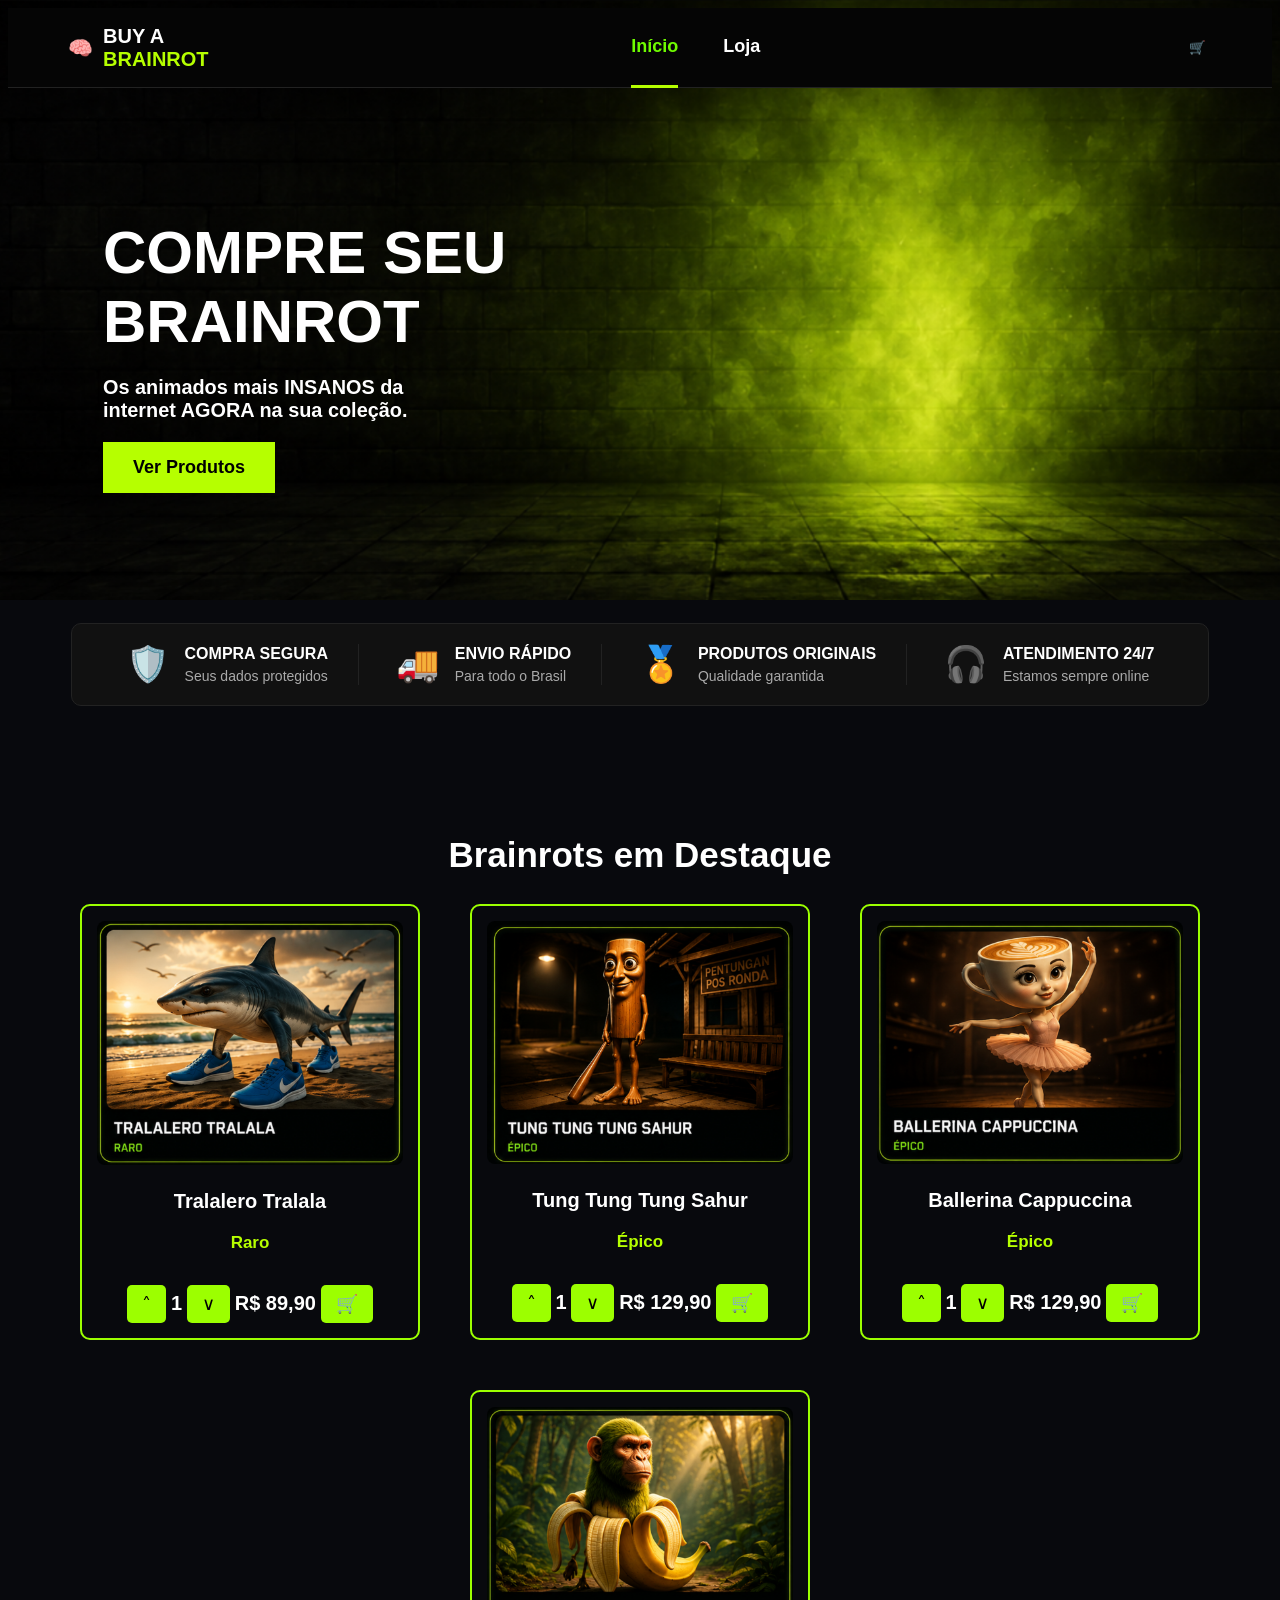
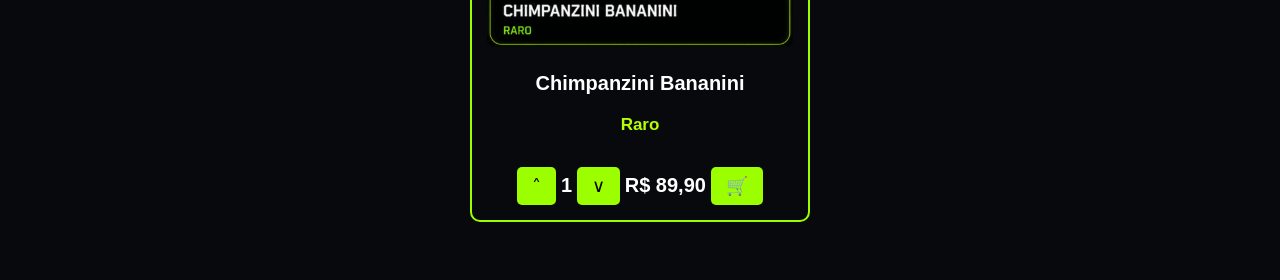
<file: index.html>
<!DOCTYPE html>
<html lang="en">

<head>
    <meta charset="UTF-8">
    <meta name="viewport" content="width=device-width, initial-scale=1.0">
    <title>Buy a Brainrot</title>
    <link rel="stylesheet" href="css/index.css">
</head>

<body>
    <div class="fundo"></div>

    <header class="navbar">
        <div class="logo">
            🧠
            <span>BUY A<br><strong>BRAINROT</strong></span>
        </div>

        <nav>
            <a class="ativo" href="index.html">Início</a>
            <a href="loja.html">Loja</a>
        </nav>

        <div class="acoes">


            <button id="abrir-carrinho">🛒</button>
    </header>


    <aside id="barra-lateral" class="barra-lateral">

        <button id="fechar-carrinho">╳</button>

        <h2>Seu Carrinho</h2>

        <div id="itens-carrinho"></div>

        <div class="total-carrinho">
            <span>Total:</span>
            <strong id="total">R$ 0,00</strong>
        </div>

        <div class="botoes-carrinho">
            <button id="limpar-carrinho">Limpar carrinho</button>
            <button id="finalizar-compra">Finalizar compra</button>
        </div>
    </aside>
    




    

    <section class="inicio">

        <h1>COMPRE SEU
            <BR>BRAINROT
        </h1>
        <h3>
            Os animados mais INSANOS da
            <br> internet AGORA na sua coleção.
        </h3>
    

        <button onclick="window.location.href='loja.html'">
            Ver Produtos
        </button>
        
    </section>

    <section class="beneficios">
        <div class="beneficio">
            <div class="icone">🛡️</div>
            <div>
                <h3>COMPRA SEGURA</h3>
                <p>Seus dados protegidos</p>
            </div>
        </div>

        <div class="beneficio">
            <div class="icone">🚚</div>
            <div>
                <h3>ENVIO RÁPIDO</h3>
                <p>Para todo o Brasil</p>
            </div>
        </div>

        <div class="beneficio">
            <div class="icone">🏅</div>
            <div>
                <h3>PRODUTOS ORIGINAIS</h3>
                <p>Qualidade garantida</p>
            </div>
        </div>

        <div class="beneficio">
            <div class="icone">🎧</div>
            <div>
                <h3>ATENDIMENTO 24/7</h3>
                <p>Estamos sempre online</p>
            </div>
        </div>

    </section>

    <section class="destaques">

        <h2>Brainrots em Destaque</h2>

        <div class="cards">
            <div class="card">
                <img src="img/tralala.png" alt="">
                <h3>Tralalero Tralala</h3>
                <p>Raro</p>
                <!-- Adicionar mais de um por vez -->
                <button onclick="aumentarQuantidade(this); atualizarPreco(89.90, this)">˄</button>
                <strong class="quantidadeItens" ;>1</strong>
                <button onclick="diminuirQuantidade(this); atualizarPreco(89.90, this)">∨</button>
                <strong class="precos">R$ 89,90</strong>
                <!-- ------------------------------------------------------ -->
                <button onclick="adicionarCarrinho('Tralalero Tralala', 89.90, this)">
                    🛒
                </button>
            </div>

            <div class="card">
                <img src="img/tung.png" alt="Tung Tung Tung Sahur">
                <h3>Tung Tung Tung Sahur</h3>
                <p>Épico</p>
                <!-- Adicionar mais de um por vez -->
                <button onclick="aumentarQuantidade(this); atualizarPreco(129.90, this)">˄</button>
                <strong class="quantidadeItens" ;>1</strong>
                <button onclick="diminuirQuantidade(this); atualizarPreco(129.90, this)">∨</button>
                <strong class="precos">R$ 129,90</strong>
                <!-- ------------------------------------------------------ -->
                <button onclick="adicionarCarrinho('Tung Tung Tung Sahur', 129.90, this)">
                    🛒
                </button>
            </div>

            <div class="card">
                <img src="img/ball.png" alt="Ballerina Cappuccina">
                <h3>Ballerina Cappuccina</h3>
                <p>Épico</p>
                <!-- Adicionar mais de um por vez -->
                <button onclick="aumentarQuantidade(this); atualizarPreco(129.90, this)">˄</button>
                <strong class="quantidadeItens" ;>1</strong>
                <button onclick="diminuirQuantidade(this); atualizarPreco(129.90, this)">∨</button>
                <strong class="precos">R$ 129,90</strong>
                <!-- ------------------------------------------------------ -->
                <button onclick="adicionarCarrinho('Ballerina Cappuccina', 129.90, this)">
                    🛒
                </button>
            </div>

            <div class="card">
                <img src="img/chi.png" alt="Chimpanzini Bananini">
                <h3>Chimpanzini Bananini</h3>
                <p>Raro</p>

                <!-- Adicionar mais de um por vez -->
                <button onclick="aumentarQuantidade(this); atualizarPreco(89.90, this)">˄</button>
                <strong class="quantidadeItens" ;>1</strong>
                <button onclick="diminuirQuantidade(this); atualizarPreco(89.90, this)">∨</button>
                <strong class="precos">R$ 89,90</strong>
                <!-- ------------------------------------------------------ -->
                <button onclick="adicionarCarrinho('Chimpanzini Bananini', 89.90, this)">
                    🛒
                </button>
            </div>
        </div>



    </section>


    <script src="js/tungtung.js"></script>
    <script src="js/carrinho1.js"></script>

</body>


</html>
</file>
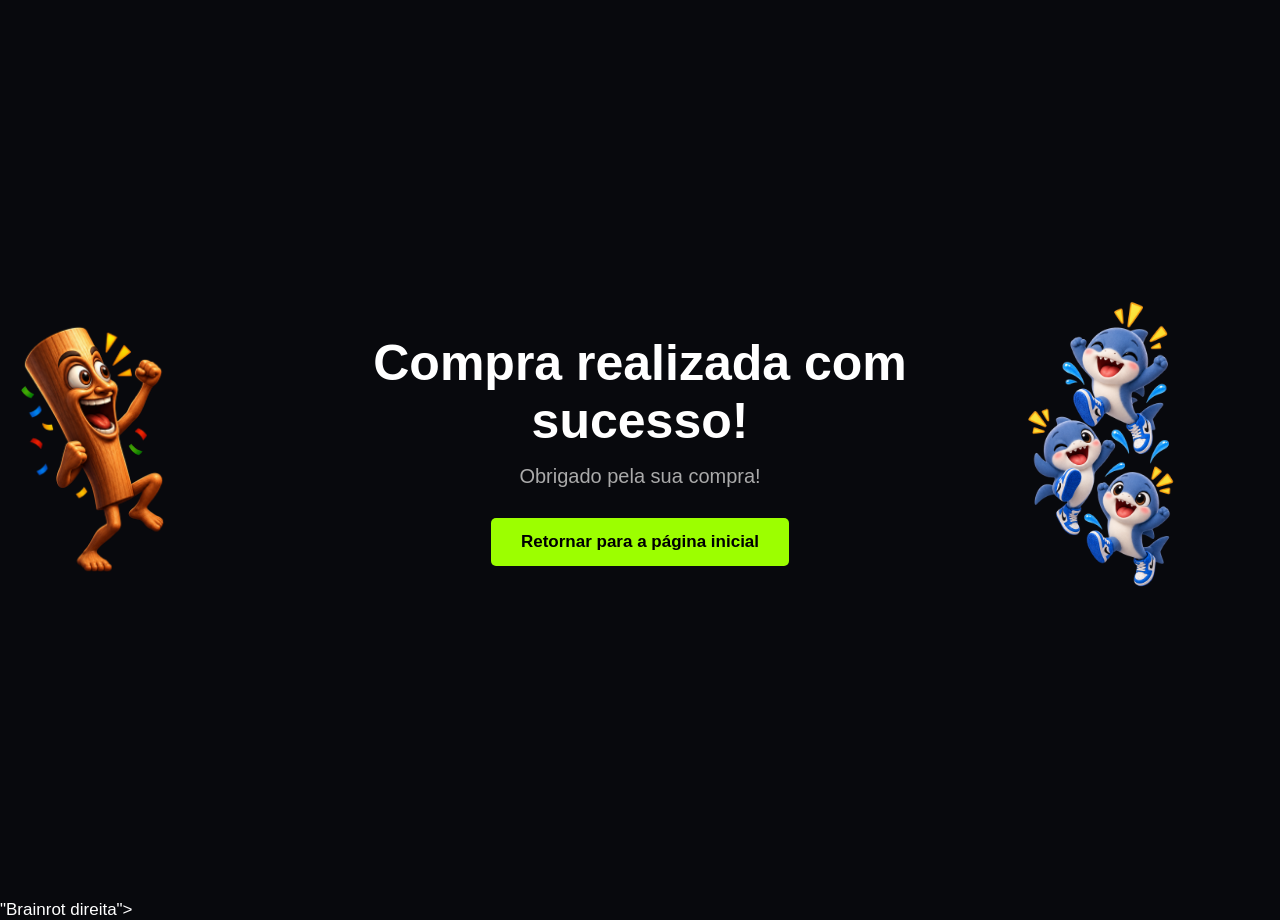
<file: compra-sucesso.html>
<!DOCTYPE html>
<html lang="pt-br">

<head>
    <meta charset="UTF-8">
    <meta name="viewport" content="width=device-width, initial-scale=1.0">

    <title>Compra realizada - Buy a Brainrot</title>

    <link rel="stylesheet" href="css/index.css">

    <link rel="stylesheet"
        href="https://cdnjs.cloudflare.com/ajax/libs/font-awesome/4.7.0/css/font-awesome.min.css">
</head>

<body class="pagina-sucesso">
<section class="compra-sucesso">

    <div class="mensagem-sucesso">

        <div class="brainrot-box brainrot-esquerda">
            <img src="img/aLenda.png" class="brainrot">
        </div>

        <div class="texto-sucesso">

            <h1>Compra realizada com sucesso!</h1>

            <p>Obrigado pela sua compra!</p>

            <button type="button" class="botao-retornar"
                onclick="window.location.href='index.html'">
                Retornar para a página inicial
            </button>

        </div>

        <div class="brainrot-box">
            <img src="img/osResenhas.png" class="brainrot">
        </div>

    </div>

</section>"Brainrot direita">


    <script src="js/tungtung.js"></script>
    <script src="js/carrinho1.js"></script>

</body>

</html>
</file>
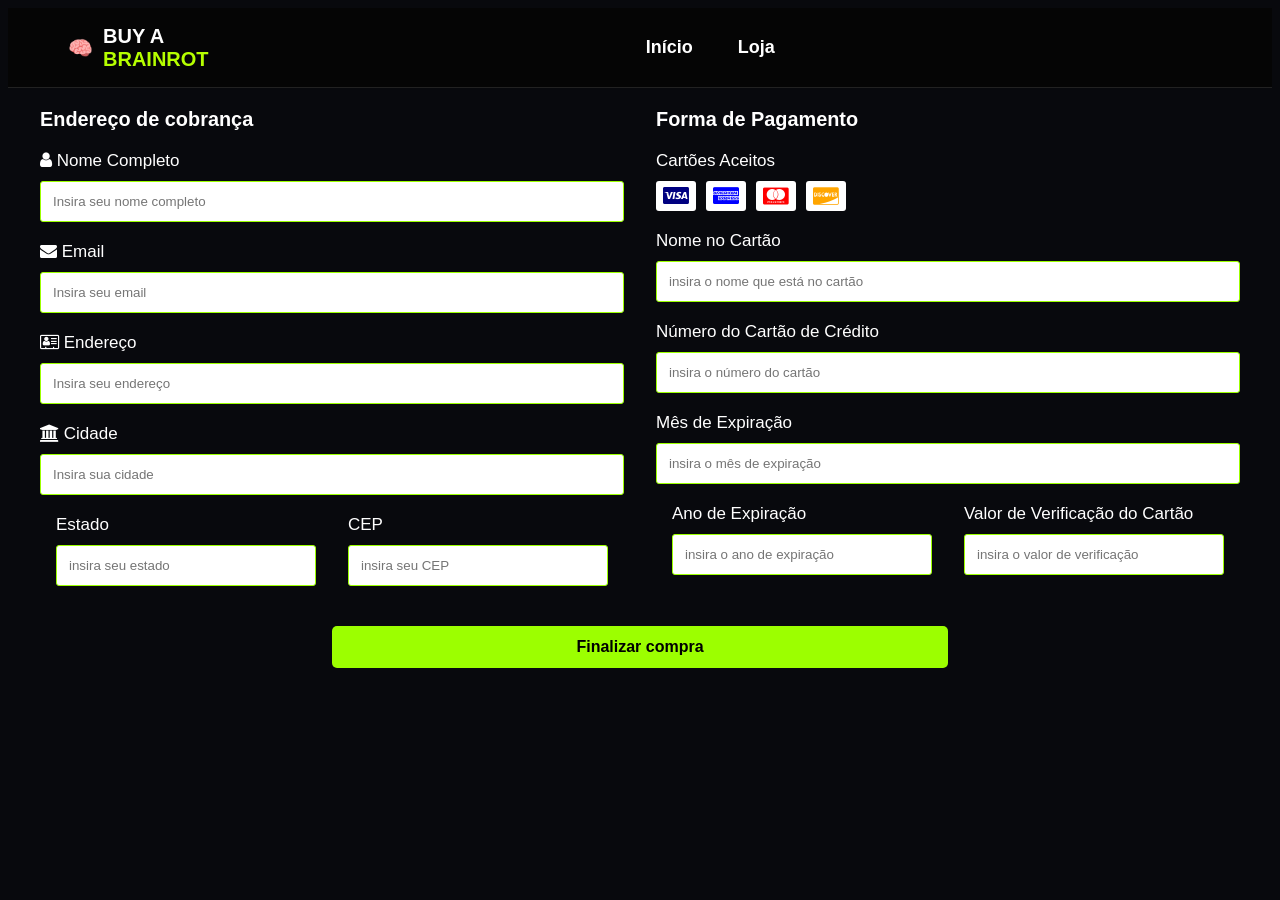
<file: finalizar.html>
<!DOCTYPE html>
<html lang="en">

<head>
    <meta charset="UTF-8">
    <meta name="viewport" content="width=device-width, initial-scale=1.0">

    <title>Buy a Brainrot</title>

    <link rel="stylesheet" href="css/index.css">

    <!-- Font Awesome -->
    <link rel="stylesheet"
        href="https://cdnjs.cloudflare.com/ajax/libs/font-awesome/4.7.0/css/font-awesome.min.css">
</head>

<body>

    <header class="navbar">
        <div class="logo">
            🧠
            <span>BUY A<br><strong>BRAINROT</strong></span>
        </div>

        <nav>
            <a href="index.html">Início</a>
            <a href="loja.html">Loja</a>
        </nav>

        <div class="acoes">
        
          
    </header>



    <div class="row">
  <div class="col-75">
    <div class="container">
      <form action="/action_page.php">
      
        <div class="row">
          <div class="col-50">
            <h3>Endereço de cobrança</h3>
            <label for="fname"><i class="fa fa-user"></i> Nome Completo</label>
            <input type="text" id="fname" name="firstname" placeholder="Insira seu nome completo">
            <label for="email"><i class="fa fa-envelope"></i> Email</label>
            <input type="text" id="email" name="email" placeholder="Insira seu email">
            <label for="adr"><i class="fa fa-address-card-o"></i> Endereço</label>
            <input type="text" id="adr" name="address" placeholder="Insira seu endereço">
            <label for="city"><i class="fa fa-institution"></i> Cidade</label>
            <input type="text" id="city" name="city" placeholder="Insira sua cidade">

            <div class="row">
              <div class="col-50">
                <label for="state">Estado</label>
                <input type="text" id="state" name="state" placeholder="insira seu estado">
              </div>
              <div class="col-50">
                <label for="zip">CEP</label>
                <input type="text" id="zip" name="zip" placeholder="insira seu CEP">
              </div>
            </div>
          </div>

          <div class="col-50">
            <h3>Forma de Pagamento</h3>
            <label for="fname">Cartões Aceitos</label>
            <div class="icon-container">
              <i class="fa fa-cc-visa" style="color:navy;"></i>
              <i class="fa fa-cc-amex" style="color:blue;"></i>
              <i class="fa fa-cc-mastercard" style="color:red;"></i>
              <i class="fa fa-cc-discover" style="color:orange;"></i>
            </div>
            <label for="cname">Nome no Cartão</label>
            <input type="text" id="cname" name="cardname" placeholder="insira o nome que está no cartão">
            <label for="ccnum">Número do Cartão de Crédito</label>
            <input type="text" id="ccnum" name="cardnumber" placeholder="insira o número do cartão">
            <label for="expmonth">Mês de Expiração</label>
            <input type="text" id="expmonth" name="expmonth" placeholder="insira o mês de expiração">
            <div class="row">
              <div class="col-50">
                <label for="expyear">Ano de Expiração</label>
                <input type="text" id="expyear" name="expyear" placeholder="insira o ano de expiração">
              </div>
              <div class="col-50">
                <label for="cvv">Valor de Verificação do Cartão</label>
                <input type="text" id="cvv" name="cvv" placeholder="insira o valor de verificação">
              </div>
            </div>
          </div>
          
<button type="button" class="botao-finalizar" onclick="confirmarCompra()">
    Finalizar compra
</button>

    <script src="js/tungtung.js"></script>
    <script src="js/carrinho1.js"></script>



    
</body>


</html>
</file>
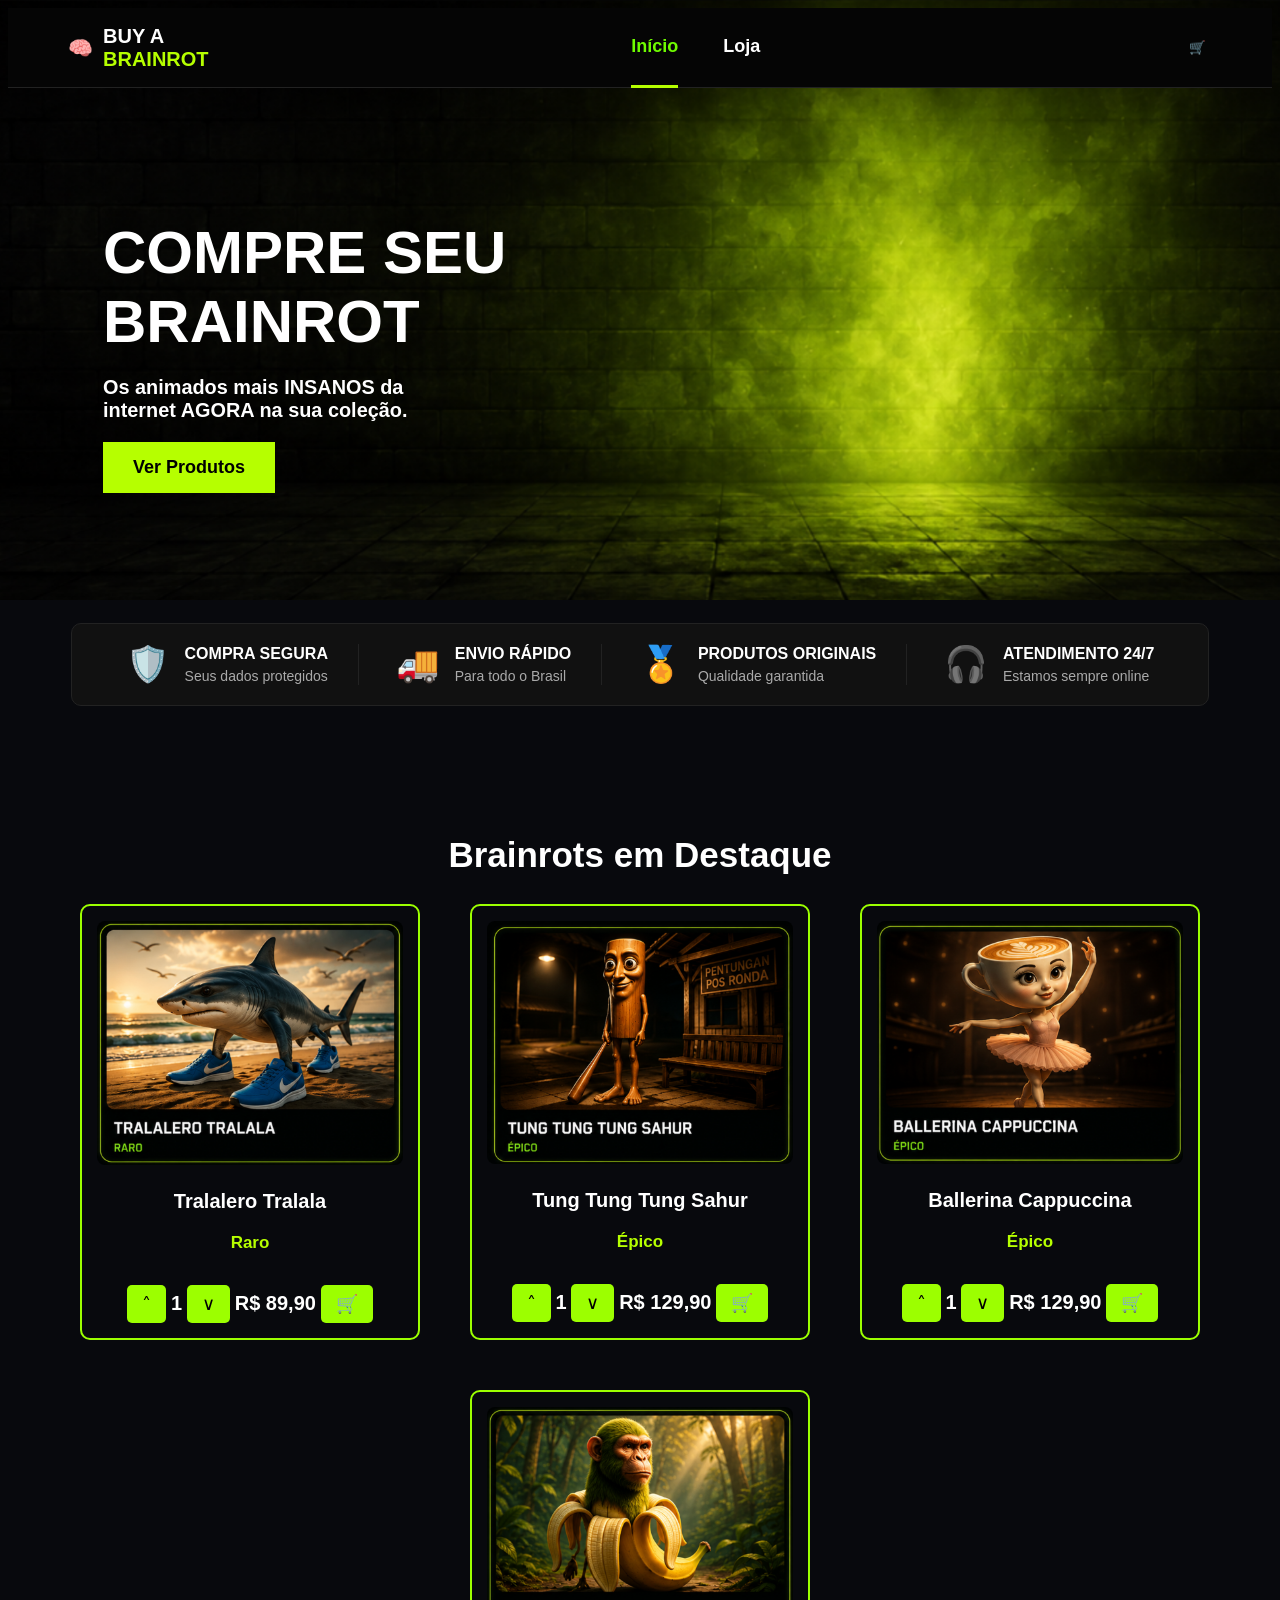
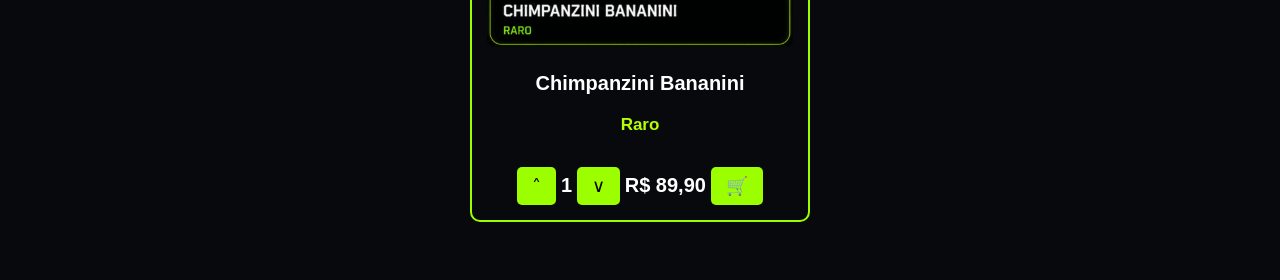
<file: inicio.html>
<!DOCTYPE html>
<html lang="en">

<head>
    <meta charset="UTF-8">
    <meta name="viewport" content="width=device-width, initial-scale=1.0">
    <title>Buy a Brainrot</title>
    <link rel="stylesheet" href="css/index.css">
</head>

<body>
    <div class="fundo"></div>

    <header class="navbar">
        <div class="logo">
            🧠
            <span>BUY A<br><strong>BRAINROT</strong></span>
        </div>

        <nav>
            <a class="ativo" href="inicio.html">Início</a>
            <a href="loja.html">Loja</a>
        </nav>

        <div class="acoes">


            <button id="abrir-carrinho">🛒</button>
    </header>


    <aside id="barra-lateral" class="barra-lateral">

        <button id="fechar-carrinho">╳</button>

        <h2>Seu Carrinho</h2>

        <div id="itens-carrinho"></div>

        <div class="total-carrinho">
            <span>Total:</span>
            <strong id="total">R$ 0,00</strong>
        </div>

        <div class="botoes-carrinho">
            <button id="limpar-carrinho">Limpar carrinho</button>
            <button id="finalizar-compra">Finalizar compra</button>
        </div>
    </aside>
    




    

    <section class="inicio">

        <h1>COMPRE SEU
            <BR>BRAINROT
        </h1>
        <h3>
            Os animados mais INSANOS da
            <br> internet AGORA na sua coleção.
        </h3>
    

        <button onclick="window.location.href='loja.html'">
            Ver Produtos
        </button>
        
    </section>

    <section class="beneficios">
        <div class="beneficio">
            <div class="icone">🛡️</div>
            <div>
                <h3>COMPRA SEGURA</h3>
                <p>Seus dados protegidos</p>
            </div>
        </div>

        <div class="beneficio">
            <div class="icone">🚚</div>
            <div>
                <h3>ENVIO RÁPIDO</h3>
                <p>Para todo o Brasil</p>
            </div>
        </div>

        <div class="beneficio">
            <div class="icone">🏅</div>
            <div>
                <h3>PRODUTOS ORIGINAIS</h3>
                <p>Qualidade garantida</p>
            </div>
        </div>

        <div class="beneficio">
            <div class="icone">🎧</div>
            <div>
                <h3>ATENDIMENTO 24/7</h3>
                <p>Estamos sempre online</p>
            </div>
        </div>

    </section>

    <section class="destaques">

        <h2>Brainrots em Destaque</h2>

        <div class="cards">
            <div class="card">
                <img src="img/tralala.png" alt="">
                <h3>Tralalero Tralala</h3>
                <p>Raro</p>
                <!-- Adicionar mais de um por vez -->
                <button onclick="aumentarQuantidade(this); atualizarPreco(89.90, this)">˄</button>
                <strong class="quantidadeItens" ;>1</strong>
                <button onclick="diminuirQuantidade(this); atualizarPreco(89.90, this)">∨</button>
                <strong class="precos">R$ 89,90</strong>
                <!-- ------------------------------------------------------ -->
                <button onclick="adicionarCarrinho('Tralalero Tralala', 89.90, this)">
                    🛒
                </button>
            </div>

            <div class="card">
                <img src="img/tung.png" alt="Tung Tung Tung Sahur">
                <h3>Tung Tung Tung Sahur</h3>
                <p>Épico</p>
                <!-- Adicionar mais de um por vez -->
                <button onclick="aumentarQuantidade(this); atualizarPreco(129.90, this)">˄</button>
                <strong class="quantidadeItens" ;>1</strong>
                <button onclick="diminuirQuantidade(this); atualizarPreco(129.90, this)">∨</button>
                <strong class="precos">R$ 129,90</strong>
                <!-- ------------------------------------------------------ -->
                <button onclick="adicionarCarrinho('Tung Tung Tung Sahur', 129.90, this)">
                    🛒
                </button>
            </div>

            <div class="card">
                <img src="img/ball.png" alt="Ballerina Cappuccina">
                <h3>Ballerina Cappuccina</h3>
                <p>Épico</p>
                <!-- Adicionar mais de um por vez -->
                <button onclick="aumentarQuantidade(this); atualizarPreco(129.90, this)">˄</button>
                <strong class="quantidadeItens" ;>1</strong>
                <button onclick="diminuirQuantidade(this); atualizarPreco(129.90, this)">∨</button>
                <strong class="precos">R$ 129,90</strong>
                <!-- ------------------------------------------------------ -->
                <button onclick="adicionarCarrinho('Ballerina Cappuccina', 129.90, this)">
                    🛒
                </button>
            </div>

            <div class="card">
                <img src="img/chi.png" alt="Chimpanzini Bananini">
                <h3>Chimpanzini Bananini</h3>
                <p>Raro</p>

                <!-- Adicionar mais de um por vez -->
                <button onclick="aumentarQuantidade(this); atualizarPreco(89.90, this)">˄</button>
                <strong class="quantidadeItens" ;>1</strong>
                <button onclick="diminuirQuantidade(this); atualizarPreco(89.90, this)">∨</button>
                <strong class="precos">R$ 89,90</strong>
                <!-- ------------------------------------------------------ -->
                <button onclick="adicionarCarrinho('Chimpanzini Bananini', 89.90, this)">
                    🛒
                </button>
            </div>
        </div>



    </section>


    <script src="js/tungtung.js"></script>
    <script src="js/carrinho1.js"></script>

</body>


</html>
</file>
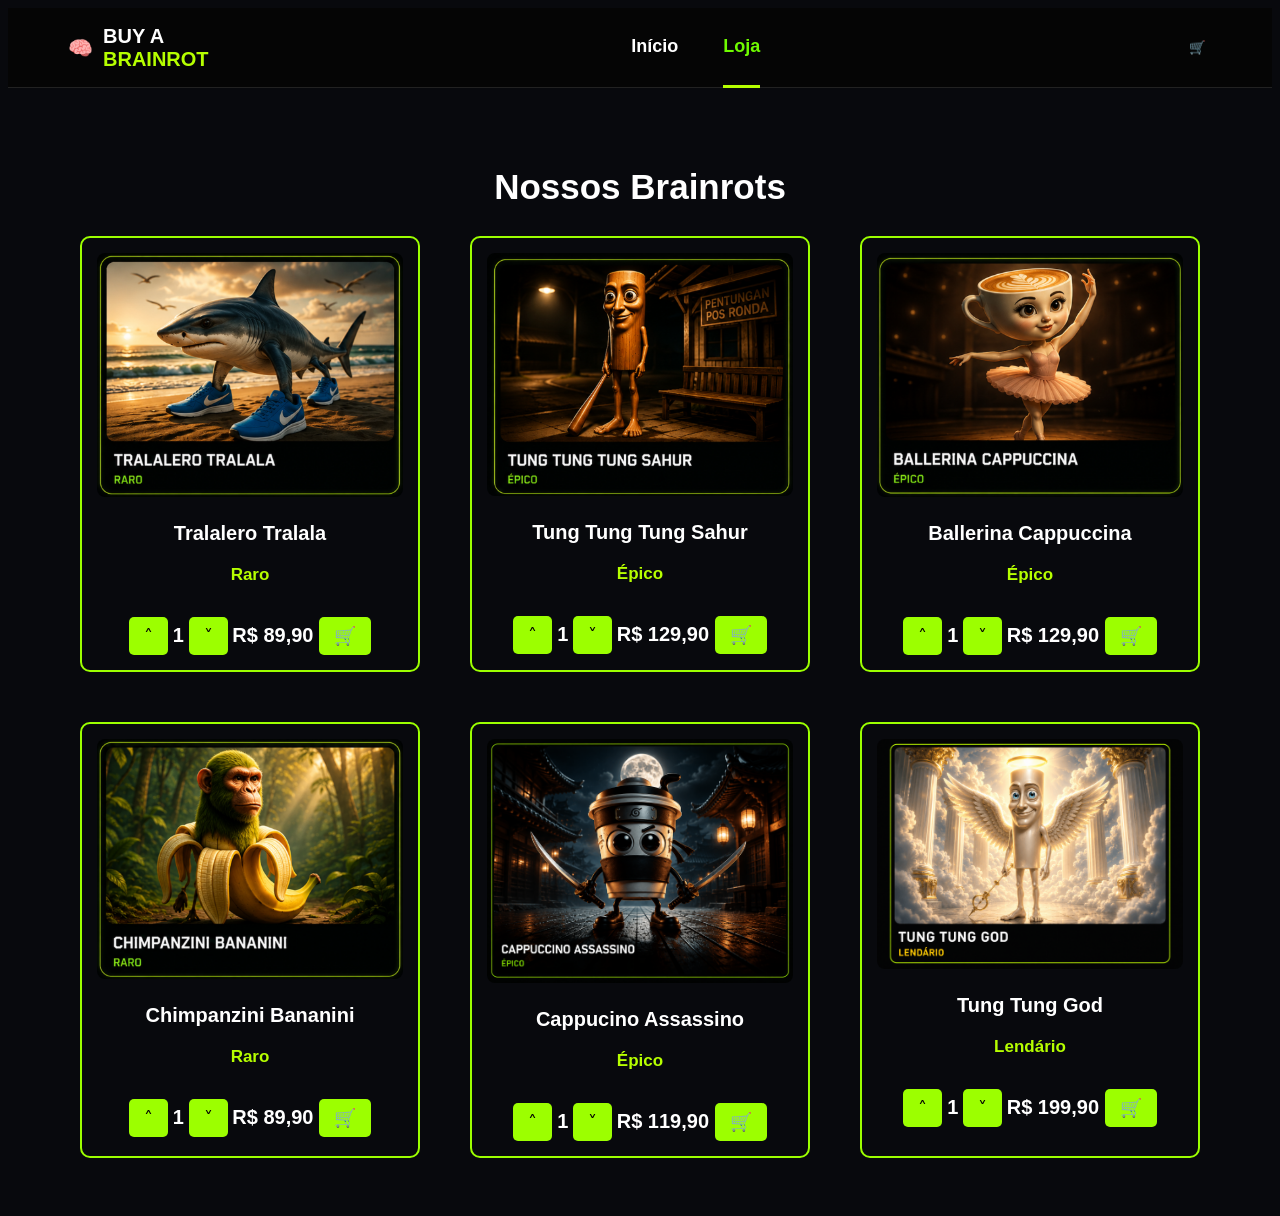
<file: loja.html>
<!DOCTYPE html>
<html lang="pt-br">

<head>
    <meta charset="UTF-8">
    <meta name="viewport" content="width=device-width, initial-scale=1.0">
    <title>Buy a Brainrot</title>
    <link rel="stylesheet" href="css/index.css">
</head>

<body>

    <header class="navbar">

        <div class="logo">
            🧠
            <span>BUY A<br><strong>BRAINROT</strong></span>
        </div>

        <nav>
            <a href="index.html">Início</a>
            <a href="loja.html">Loja</a>
        </nav>

        <div class="acoes">
          
            <button id="abrir-carrinho">
                🛒
            </button>
        </div>

    </header>


    <!-- CARRINHO -->

    <aside id="barra-lateral" class="barra-lateral">

        <button id="fechar-carrinho">╳</button>

        <h2>Seu Carrinho</h2>

        <div id="itens-carrinho"></div>

        <div class="total-carrinho">
            <span>Total:</span>
            <strong id="total">R$ 0,00</strong>
        </div>

        <div class="botoes-carrinho">
            <button id="limpar-carrinho">
                Limpar carrinho
            </button>

            <button id="finalizar-compra">
                Finalizar compra
            </button>
        </div>

    </aside>


    <!-- PRODUTOS -->

    <section class="destaques">

        <h2>Nossos Brainrots</h2>

        <div class="cards">

            <!-- TRALALERO -->

            <div class="card">

                <img src="img/tralala.png" alt="Tralalero Tralala">

                <h3>Tralalero Tralala</h3>

                <p>Raro</p>

                <button onclick="aumentarQuantidade(this); atualizarPreco(89.90, this)">
                    ˄
                </button>

                <strong class="quantidadeItens">1</strong>

                <button onclick="diminuirQuantidade(this); atualizarPreco(89.90, this)">
                    ˅
                </button>

                <strong class="precos">
                    R$ 89,90
                </strong>

                <button onclick="adicionarCarrinho('Tralalero Tralala', 89.90, this)">
                    🛒
                </button>

            </div>


            <!-- TUNG TUNG SAHUR -->

            <div class="card">

                <img src="img/tung.png" alt="Tung Tung Tung Sahur">

                <h3>Tung Tung Tung Sahur</h3>

                <p>Épico</p>

                <button onclick="aumentarQuantidade(this); atualizarPreco(129.90, this)">
                    ˄
                </button>

                <strong class="quantidadeItens">1</strong>

                <button onclick="diminuirQuantidade(this); atualizarPreco(129.90, this)">
                    ˅
                </button>

                <strong class="precos">
                    R$ 129,90
                </strong>

                <button onclick="adicionarCarrinho('Tung Tung Tung Sahur', 129.90, this)">
                    🛒
                </button>

            </div>


            <!-- BALLERINA -->

            <div class="card">

                <img src="img/ball.png" alt="Ballerina Cappuccina">

                <h3>Ballerina Cappuccina</h3>

                <p>Épico</p>

                <button onclick="aumentarQuantidade(this); atualizarPreco(129.90, this)">
                    ˄
                </button>

                <strong class="quantidadeItens">1</strong>

                <button onclick="diminuirQuantidade(this); atualizarPreco(129.90, this)">
                    ˅
                </button>

                <strong class="precos">
                    R$ 129,90
                </strong>

                <button onclick="adicionarCarrinho('Ballerina Cappuccina', 129.90, this)">
                    🛒
                </button>

            </div>


            <!-- CHIMPANZINI -->

            <div class="card">

                <img src="img/chi.png" alt="Chimpanzini Bananini">

                <h3>Chimpanzini Bananini</h3>

                <p>Raro</p>

                <button onclick="aumentarQuantidade(this); atualizarPreco(89.90, this)">
                    ˄
                </button>

                <strong class="quantidadeItens">1</strong>

                <button onclick="diminuirQuantidade(this); atualizarPreco(89.90, this)">
                    ˅
                </button>

                <strong class="precos">
                    R$ 89,90
                </strong>

                <button onclick="adicionarCarrinho('Chimpanzini Bananini', 89.90, this)">
                    🛒
                </button>

            </div>


            <!-- CAPPUCCINO ASSASSINO -->

        <div class="card">

            <img src="img/ninjaA.png" alt="Cappucino Assassino">

            <h3>Cappucino Assassino</h3>

            <p>Épico</p>

            <button onclick="aumentarQuantidade(this); atualizarPreco(119.90, this)">
                ˄
            </button>

            <strong class="quantidadeItens">1</strong>

            <button onclick="diminuirQuantidade(this); atualizarPreco(119.90, this)">
                ˅
            </button>

            <strong class="precos">
                R$ 119,90
            </strong>

            <button onclick="adicionarCarrinho('Cappucino Assassino', 119.90, this)">
                🛒
            </button>

        </div>

      <div class="card">

    <img src="img/tungGod.png" alt="Tung Tung God">

    <h3>Tung Tung God</h3>

    <p>Lendário</p>

    <button onclick="aumentarQuantidade(this); atualizarPreco(199.90, this)">
        ˄
    </button>

    <strong class="quantidadeItens">1</strong>

    <button onclick="diminuirQuantidade(this); atualizarPreco(199.90, this)">
        ˅
    </button>

    <strong class="precos">
        R$ 199,90
    </strong>

    <button onclick="adicionarCarrinho('Tung Tung God', 199.90, this)">
        🛒
    </button>

</div>


    <script src="js/tungtung.js"></script>
    <script src="js/carrinho1.js"></script>

</body>

</html>
</file>
<file: css/index.css>
.navbar {
    height: 80px;
    background-color: #050505;

    display: flex;
    align-items: center;
    justify-content: space-between;

    padding: 0 60px;

    border-bottom: 1px solid #222;
}

/* LOGO */

.logo {
    display: flex;
    align-items: center;
    gap: 10px;

    color: white;
    font-size: 20px;
    font-weight: bold;
}

.logo strong {
    color: #b6ff00;
}

/* MENU */

.navbar nav {
    display: flex;
    gap: 45px;
}

.navbar nav a {
    color: white;
    text-decoration: none;

    font-size: 18px;
    font-weight: bold;

    padding: 28px 0;
}

.navbar nav a:hover {
    color: #b6ff00;
}

/* ÍCONES */

.acoes {
    display: flex;
    align-items: center;
    gap: 25px;

    color: white;
    font-size: 25px;
}

.acoes span {
    cursor: pointer;
}

.acoes span:hover {
    color: #6ffb00;
}

.navbar nav .ativo {
    color: #6ffb00;
    border-bottom: 3px solid #b6ff00;
}


/* carrinho */


#itens-carrinho {
    max-height: 400px;
    overflow-y: auto;
    overflow-x: hidden;
}

#itens-carrinho::-webkit-scrollbar {
    width: 8px;
}

#itens-carrinho::-webkit-scrollbar-thumb{
    background-color: #9cff00;
    border-radius: 10px;
}

#itens-carrinho::-webkit-scrollbar-track{
    background-color:#333;
}

.barra-lateral {
    position: fixed;
    top: 0;
    right: 0;
    width: 280px;
    height: 100vh;
    background: #111;
    color: rgb(255, 255, 255);
    padding: 20px;
    box-sizing: border-box;
    transform: translateX(100%);
    transition: transform 0.3s ease;
    z-index: 1000;
}

.barra-lateral button:hover {
    cursor: pointer;
}

.barra-lateral.open {
    transform: translateX(0);
}

.acoes button {
    cursor: pointer;
    background: none;
    border: none;
    color: #ffffff;
}

/* body */

body {
    margin: 0;
    background-color: #08090d;
    color: white;
    font-family: Arial, sans-serif;

    background-size: cover;
    background-position: center;
    background-attachment: fixed;

    
}

body::-webkit-scrollbar {
    width: 8px;
}
body::-webkit-scrollbar-thumb {
    background-color: #9cff00;
    border-radius: 10px;
}
body::-webkit-scrollbar-track {
    background-color: #333;
}   

/* inicio */

.inicio {
    text-align: left;
    padding: 80px 95px;
}

.inicio h1 {
    font-size: 60px;
    margin-bottom: 10px;
}

.inicio p {
    font-size: 22px;
}

.inicio button {
    background-color: #b6ff00;
    border: none;
    padding: 15px 30px;
    font-size: 18px;
    font-weight: bold;
    cursor: pointer;
}

.inicio button:hover {
    background-color: white;
}

/* destaques */

.destaques {
    text-align: center;
    padding: 50px;
}

.destaques h2 {
    font-size: 35px;
}

/* cards */

.cards {
    display: flex;
    justify-content: center;
    align-items: stretch;
    gap: 50px;
    flex-wrap: wrap;

    width: fit-content;
    margin: 0 auto;
}

.card {
    width: 340px;
    min-height: 400px;

    border: 2px solid #9cff00;
    border-radius: 10px;
    padding: 15px;
    box-sizing: border-box;
}

.card img {
    width: 100%;
    border-radius: 8px;
}

.card h3 {
    font-size: 20px;
}

.card p {
    color: #b6ff00;
    font-weight: bold;
}

.card strong {
    font-size: 20px;
}

.card button {
    margin-top: 15px;

    background-color: #9cff00;
    border: none;
    border-radius: 5px;

    padding: 8px 15px;

    cursor: pointer;
    font-size: 18px;
}

.card button:hover {
    background-color: #75c700;
}

/* fundos */

.fundo {
    position: absolute;
    top: 0;
    left: 0;

    width: 100%;
    height: 600px;

    background-image: url("../img/fundo1.png");
    background-repeat: no-repeat;
    background-position: center;
    background-size: cover;

    z-index: 0;
}
.navbar,
.inicio,
.destaques {
    position: relative;
    z-index: 1;
}
/* ---------------------- */
.navbar{
    position: sticky;
    top: 0;
    z-index: 999;
}
/* ---------------------- */

/* beneficios */

.beneficios {
    width: 90%;
    margin: 50px auto;
    padding: 20px;

    display: flex;
    justify-content: space-around;
    align-items: center;

    background-color: #111;
    border: 1px solid #222;
    border-radius: 10px;

    box-sizing: border-box;
}

/* beneficio */

.beneficio {
    display: flex;
    align-items: center;
    gap: 15px;

    padding: 0 30px;

    border-right: 1px solid #222;
}

.beneficio:last-child {
    border-right: none;
}

.icone {
    font-size: 35px;
}

.beneficio h3 {
    margin: 0;
    font-size: 16px;
}

.beneficio p {
    margin: 5px 0 0;
    color: #aaa;
    font-size: 14px;
}

/* produtos */ 

.produto-carrinho {
    display: flex;
    flex-direction:column;
    justify-content: space-between;
    padding: 10px 0;
    border-bottom: 1px solid #333;
}

.produto-carrinho h3 {
    font-size: 15px;
    margin: 0;
}

.produto-carrinho p {
    font-size: 14px;
    margin: 0;

    color: #b6ff00;
    font-weight: bold;
}

.total-carrinho {
    display: flex;
    justify-content: space-between;

    margin-top: auto;
    padding-top: 40px;

    border-top: 1px solid #333;

    font-size: 18px;
}

.total-carrinho strong {
    color: #b6ff00;
}

.botoes-carrinho {
    display: flex;
    flex-direction: column;
    gap: 10px;
    margin-top: 20px;
    position: relative;
    z-index: 1001;
}

.botoes-carrinho button {
    padding: 12px;
    border: none;
    border-radius: 6px;
    cursor: pointer;
    font-weight: bold;
    position: relative;
    z-index: 1002;
    pointer-events: auto;
}

.botoes-carrinho button:last-child {
    background-color: #9cff00;
    color: #000;
}

/* finalizar */

body {
  font-family: Arial;
  font-size: 17px;
  padding: 8px;
}

* {
  box-sizing: border-box;
}

.row {
    display: flex;
    flex-wrap: wrap;
    margin: 0;
}

.col-25 {
  -ms-flex: 25%; /* IE10 */
  flex: 25%;
}

.col-50 {
  -ms-flex: 50%; /* IE10 */
  flex: 50%;
}

.col-75 {
  -ms-flex: 75%; /* IE10 */
  flex: 75%;
}

.col-25,
.col-50,
.col-75 {
  padding: 0 16px;
}



input[type=text] {
  width: 100%;
  margin-bottom: 20px;
  padding: 12px;
  border: 1px solid #9cff00;
  border-radius: 3px;
}

label {
  margin-bottom: 10px;
  display: block;
}


.botao-finalizar {
    display: block;
    width: 50%;
    margin: 20px auto 0;

    background-color: #9cff00;
    color: #000;
    border: none;
    padding: 12px;
    font-size: 16px;
    font-weight: bold;
    border-radius: 5px;
    cursor: pointer;
}

.botao-finalizar:hover {
    background-color: #75c700;
}

.botao-finalizar:hover {
    background-color: #75c700;
}

.icon-container {
    display: flex;
    gap: 10px;
    align-items: center;
    margin-bottom: 20px;
}

.icon-container i {
    background-color: white;
    color: #000;
    padding: 5px 7px;
    border-radius: 3px;
    font-size: 20px;
}

/* PÁGINA DE COMPRA REALIZADA */

.compra-sucesso {
    height: 100vh;

    display: flex;
    flex-direction: column;

    justify-content: center;
    align-items: center;

    text-align: center;

    position: relative;
    z-index: 2;
}

.compra-sucesso h1 {
    font-size: 50px;
    margin: 0 0 15px;

    color: white;
}

.compra-sucesso p {
    font-size: 20px;
    color: #aaa;

    margin: 0 0 30px;
}

.botao-retornar {
    background-color: #9cff00;
    color: #000;

    border: none;
    border-radius: 5px;

    padding: 14px 30px;

    font-size: 17px;
    font-weight: bold;

    cursor: pointer;
}

.botao-retornar:hover {
    background-color: #75c700;
}


/* BRAINROTS E MENSAGEM */

.mensagem-sucesso {
    display: flex;
    align-items: center;
    justify-content: center;
    gap: 50px;
}

.brainrot-box {
    width: 220px;
    height: 300px;

    display: flex;
    align-items: center;
    justify-content: center;
}

.brainrot {
    width: 100%;
    height: 100%;

    object-fit: contain;
}

.texto-sucesso {
    text-align: center;
    width: 550px;
}

/* PÁGINA DE COMPRA REALIZADA */

body.pagina-sucesso {
    margin: 0;
    padding: 0;
    overflow: hidden;
}

/* Aumenta o Tung Tung Sahur para ficar
   visualmente do mesmo tamanho dos Tralaleritos */

.brainrot-esquerda .brainrot {
    transform: scale(1.7);
}
</file>
